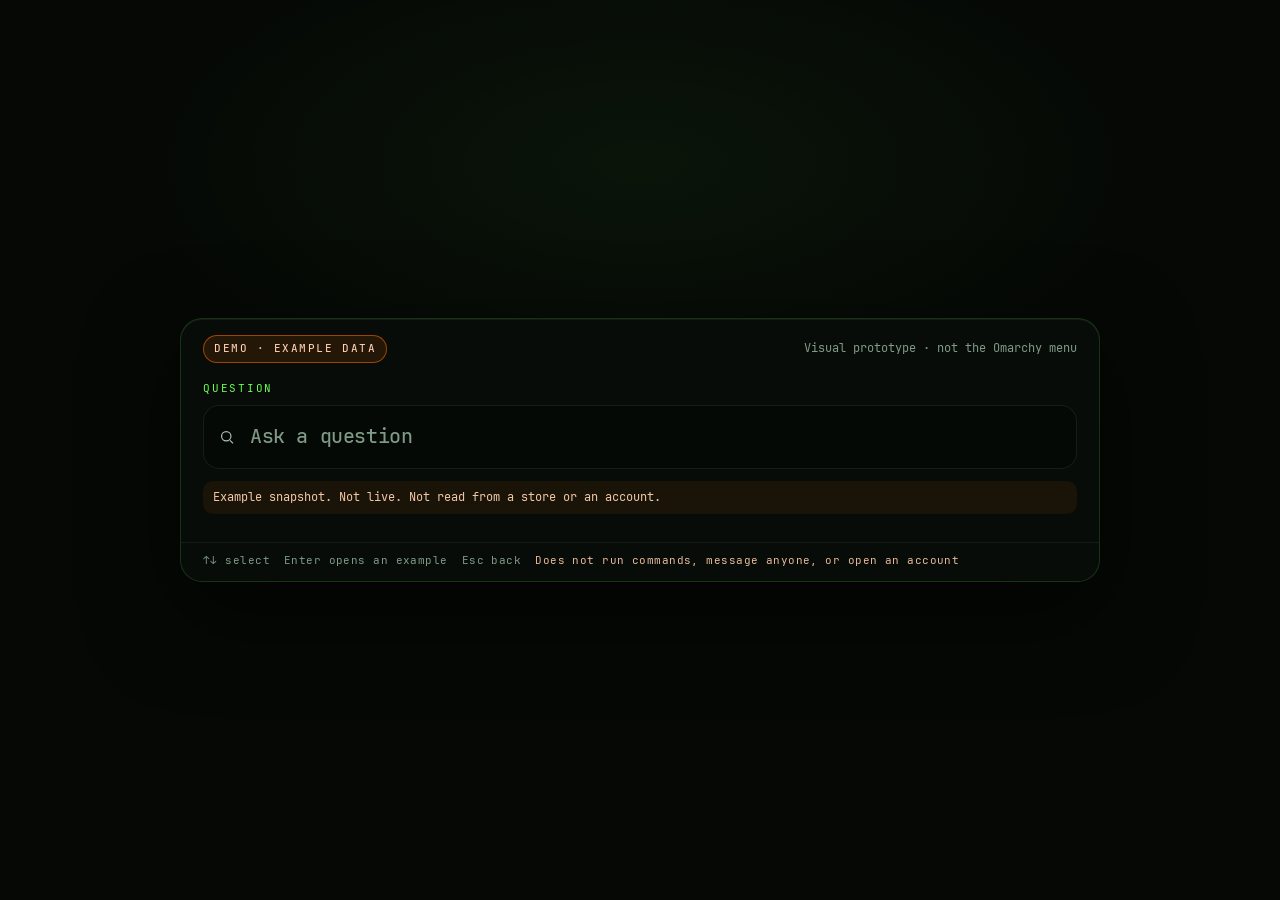
<file: preview/index.html>
<!DOCTYPE html>
<html lang="en">
<head>
  <meta charset="utf-8">
  <meta name="viewport" content="width=device-width, initial-scale=1">
  <title>Omarchy Menu Preview (DEMO)</title>
  <link rel="stylesheet" href="css/app.css">
  <script>
    if (new URLSearchParams(location.search).get("presentation") === "window") {
      document.documentElement.dataset.presentation = "window";
    }
  </script>
  <script src="config/palette.js"></script>
</head>
<body>
  <div class="stage">
    <section class="palette" role="dialog" aria-modal="true" aria-labelledby="demo-pill">
      <header class="top">
        <p id="demo-pill" class="demo-pill">DEMO · example data</p>
        <p class="top-meta">Visual prototype · not the Omarchy menu</p>
      </header>

      <form class="ask" id="ask" autocomplete="off">
        <label for="q">Question</label>
        <div class="field">
          <svg viewBox="0 0 24 24" aria-hidden="true"><circle cx="11" cy="11" r="6.25"></circle><path d="M16 16.5L20 20.5"></path></svg>
          <input id="q" name="q" type="text" spellcheck="false" enterkeyhint="search" placeholder="Ask a question" aria-describedby="stale-home">
        </div>
      </form>

      <p id="stale-home" class="stale" role="status">Example snapshot. Not live. Not read from a store or an account.</p>

      <div class="split" id="split">
        <div class="list-wrap">
          <ul id="results" role="listbox" aria-label="Example results"></ul>
        </div>
        <section id="detail" class="detail" hidden aria-live="polite"></section>
      </div>

      <footer class="foot">
        <span>↑↓ select</span>
        <span>Enter opens an example</span>
        <span>Esc back</span>
        <span class="foot-warn">Does not run commands, message anyone, or open an account</span>
      </footer>
    </section>
  </div>
  <script src="js/app.js"></script>
</body>
</html>
</file>
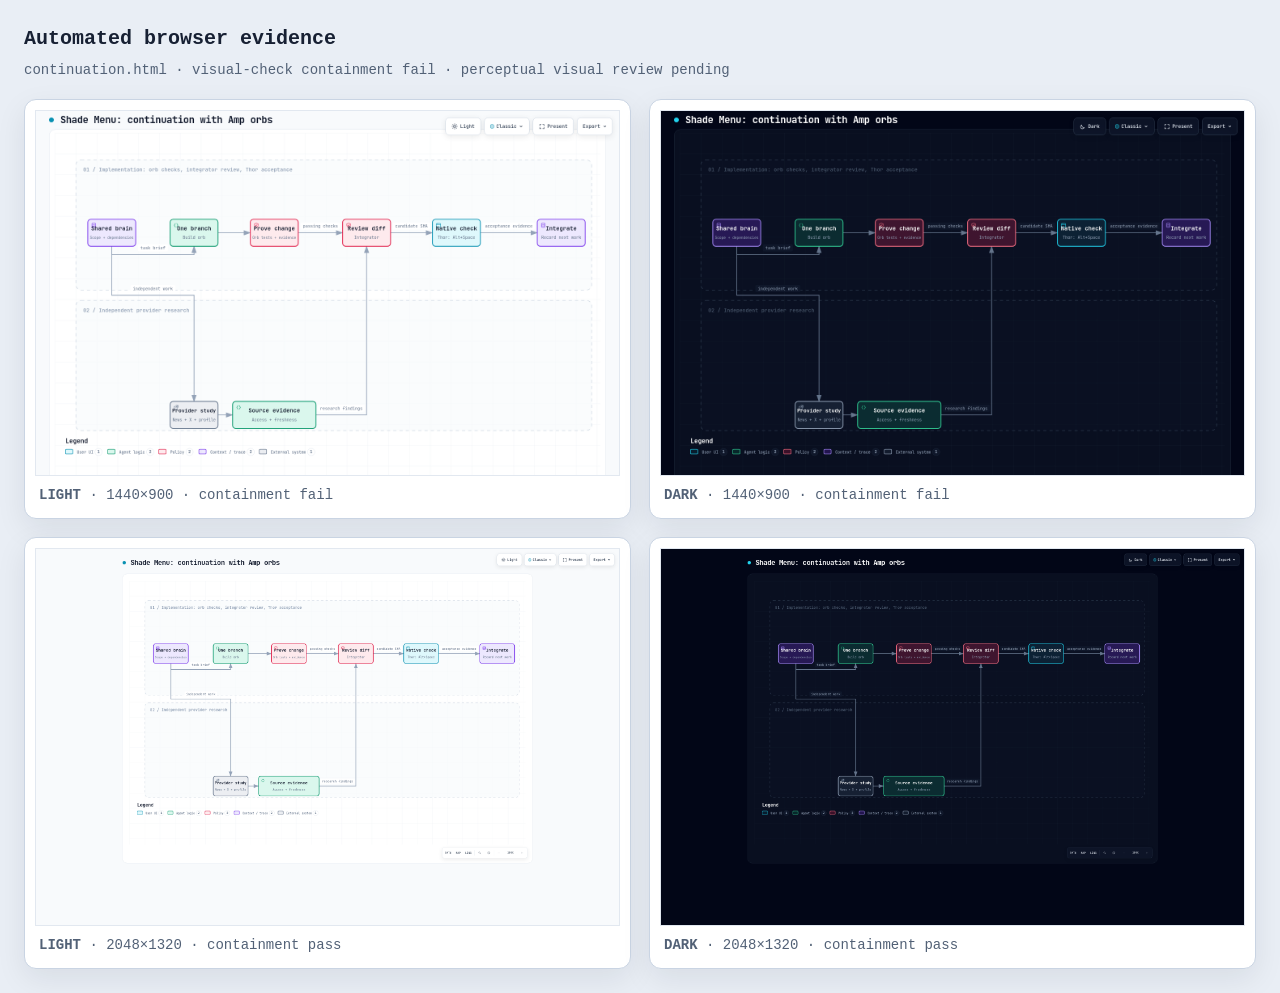
<file: docs/diagrams/continuation.visual-check.html>
<!doctype html>
<html lang="en">
<head>
<meta charset="utf-8">
<meta name="viewport" content="width=device-width,initial-scale=1">
<title>Archify automated browser evidence · continuation.html</title>
<style>
*{box-sizing:border-box}body{margin:0;padding:24px;background:#e9eef5;color:#172033;font:14px/1.5 ui-monospace,SFMono-Regular,Menlo,Consolas,monospace}header{max-width:1500px;margin:0 auto 18px}h1{margin:0 0 6px;font-size:20px}p{margin:0;color:#526176}.grid{max-width:1500px;margin:auto;display:grid;grid-template-columns:repeat(2,minmax(0,1fr));gap:18px}figure{margin:0;padding:10px;background:white;border:1px solid #c9d4e3;border-radius:12px;box-shadow:0 10px 30px rgba(15,23,42,.08)}img{display:block;width:100%;height:auto;border:1px solid #e2e8f0}figcaption{padding:9px 4px 2px;color:#526176}@media(max-width:900px){.grid{grid-template-columns:1fr}}
</style>
</head>
<body>
<header><h1>Automated browser evidence</h1><p>continuation.html · visual-check containment fail · perceptual visual review pending</p></header>
<main class="grid">
      <figure>
        <img src="continuation.visual-check.1440x900.light.png" alt="light 1440 by 900">
        <figcaption><strong>LIGHT</strong> · 1440×900 · containment fail</figcaption>
      </figure>
      <figure>
        <img src="continuation.visual-check.1440x900.dark.png" alt="dark 1440 by 900">
        <figcaption><strong>DARK</strong> · 1440×900 · containment fail</figcaption>
      </figure>
      <figure>
        <img src="continuation.visual-check.2048x1320.light.png" alt="light 2048 by 1320">
        <figcaption><strong>LIGHT</strong> · 2048×1320 · containment pass</figcaption>
      </figure>
      <figure>
        <img src="continuation.visual-check.2048x1320.dark.png" alt="dark 2048 by 1320">
        <figcaption><strong>DARK</strong> · 2048×1320 · containment pass</figcaption>
      </figure>
</main>
</body>
</html>
</file>
<file: preview/css/app.css>
@font-face {
  font-family: "Omarchy Preview Mono";
  src: url("../assets/fonts/JetBrainsMono-Regular.ttf") format("truetype");
  font-weight: 400;
  font-style: normal;
  font-display: swap;
}

@font-face {
  font-family: "Omarchy Preview Mono";
  src: url("../assets/fonts/JetBrainsMono-Medium.ttf") format("truetype");
  font-weight: 500;
  font-style: normal;
  font-display: swap;
}

:root {
  --bg: #050805;
  --fg: #6dff57;
  --accent: #ff6a00;
  --text: #e6f3e2;
  --muted: #a9c2ad;
  --faint: #7f9a86;
  --surface: rgba(8, 14, 9, 0.92);
  --elevated: rgba(14, 24, 16, 0.96);
  --line: rgba(109, 255, 87, 0.16);
  --accent-soft: rgba(255, 106, 0, 0.16);
  --fg-soft: rgba(109, 255, 87, 0.12);
  --scrim: rgba(5, 8, 5, 0.72);
  --shadow: rgba(0, 0, 0, 0.55);
  --font: "JetBrainsMono Nerd Font", "JetBrainsMono NF", "JetBrains Mono", "Omarchy Preview Mono", ui-monospace, monospace;
  --size: 20px;
  --radius: 22px;
  color-scheme: dark;
}

* { box-sizing: border-box; }

html, body {
  margin: 0;
  min-height: 100%;
  background: var(--bg);
  color: var(--text);
  font-family: var(--font);
  font-size: 15px;
  font-weight: 400;
  line-height: 1.45;
}

button, input { font: inherit; color: inherit; }

button {
  background: transparent;
  border: 0;
  padding: 0;
  cursor: pointer;
}

.stage {
  min-height: 100vh;
  display: grid;
  place-items: center;
  padding: 48px 24px;
  background:
    radial-gradient(900px 420px at 50% 18%, rgba(109, 255, 87, 0.05), transparent 60%),
    var(--bg);
}

html[data-presentation="window"] .stage {
  min-height: 100vh;
  padding: 0;
  background: transparent;
}

.palette {
  width: min(920px, 100%);
  max-height: min(760px, calc(100vh - 64px));
  display: flex;
  flex-direction: column;
  border-radius: var(--radius);
  border: 1px solid var(--line);
  background: var(--surface);
  box-shadow: 0 30px 90px var(--shadow), inset 0 1px 0 rgba(230, 243, 226, 0.06);
  overflow: hidden;
  backdrop-filter: blur(22px);
}

html[data-presentation="window"] .palette {
  width: 100%;
  height: 100vh;
  max-height: none;
  border-radius: 0;
  border: 0;
}

.top, .ask, .stale, .foot { padding-left: 22px; padding-right: 22px; }

.top {
  display: flex;
  align-items: center;
  justify-content: space-between;
  gap: 16px;
  padding-top: 16px;
}

.demo-pill {
  margin: 0;
  padding: 5px 10px;
  border-radius: 999px;
  border: 1px solid rgba(255, 106, 0, 0.55);
  background: rgba(255, 106, 0, 0.12);
  color: #ffd2b3;
  font-size: 11px;
  font-weight: 500;
  letter-spacing: 0.14em;
  text-transform: uppercase;
}

.top-meta {
  margin: 0;
  color: var(--faint);
  font-size: 12px;
}

.ask { padding-top: 18px; }

.ask label {
  display: block;
  margin-bottom: 8px;
  color: var(--fg);
  font-size: 11px;
  letter-spacing: 0.16em;
  text-transform: uppercase;
}

.field {
  display: flex;
  align-items: center;
  gap: 12px;
  padding: 0 14px;
  min-height: 64px;
  border-radius: 16px;
  background: rgba(5, 8, 5, 0.55);
  border: 1px solid rgba(230, 243, 226, 0.08);
}

.field:focus-within {
  border-color: rgba(255, 106, 0, 0.65);
  box-shadow: 0 0 0 4px rgba(255, 106, 0, 0.12);
}

.field svg {
  width: 18px;
  height: 18px;
  stroke: var(--muted);
  fill: none;
  stroke-width: 1.6;
  flex: none;
}

.field input {
  width: 100%;
  border: 0;
  outline: 0;
  background: transparent;
  font-size: var(--size);
  font-weight: 500;
  letter-spacing: -0.02em;
}

.field input::placeholder { color: var(--faint); }

.stale {
  margin: 12px 22px 0;
  padding: 8px 10px;
  border-radius: 10px;
  background: rgba(255, 106, 0, 0.08);
  color: #f0c7a8;
  font-size: 12px;
}

.split {
  display: grid;
  grid-template-columns: 1fr;
  min-height: 0;
  margin-top: 12px;
  flex: 1;
}

.split.has-detail {
  grid-template-columns: minmax(260px, 0.9fr) minmax(300px, 1.15fr);
}

.list-wrap, .detail { min-height: 0; overflow: auto; }

.list-wrap { padding: 6px 10px 10px; }

#results { list-style: none; margin: 0; padding: 0; }

.result {
  width: 100%;
  display: grid;
  grid-template-columns: 28px 1fr auto;
  gap: 12px;
  align-items: center;
  text-align: left;
  padding: 11px 12px;
  border-radius: 14px;
  color: var(--text);
}

.result svg {
  width: 18px;
  height: 18px;
  stroke: var(--muted);
  fill: none;
  stroke-width: 1.6;
}

.result .title { display: block; font-size: 15px; }
.result .hint { display: block; margin-top: 2px; color: var(--faint); font-size: 12px; }

.kind {
  color: var(--muted);
  font-size: 10px;
  letter-spacing: 0.12em;
  text-transform: uppercase;
}

.result[aria-selected="true"] {
  background: var(--accent-soft);
  box-shadow: inset 2px 0 0 var(--accent);
}

.result[aria-selected="true"] svg { stroke: #ffb27a; }

.empty {
  margin: 12px;
  color: var(--muted);
  font-size: 14px;
}

.detail {
  margin: 0 12px 12px 0;
  padding: 16px 16px 18px;
  border-radius: 16px;
  background: var(--elevated);
  border: 1px solid rgba(230, 243, 226, 0.06);
}

.split:not(.has-detail) .detail { display: none; }

.detail h2 {
  margin: 0 0 4px;
  font-size: 18px;
  font-weight: 500;
  letter-spacing: -0.03em;
}

.kicker {
  margin: 0 0 12px;
  color: var(--fg);
  font-size: 11px;
  letter-spacing: 0.14em;
  text-transform: uppercase;
}

.identity {
  display: inline-flex;
  align-items: center;
  gap: 8px;
  margin-bottom: 12px;
  padding: 4px 8px;
  border-radius: 999px;
  background: var(--fg-soft);
  color: var(--text);
  font-size: 11px;
  letter-spacing: 0.08em;
  text-transform: uppercase;
}

.identity.human { background: rgba(230, 243, 226, 0.08); color: var(--muted); }

.banner {
  margin: 0 0 14px;
  padding: 10px 12px;
  border-radius: 12px;
  background: rgba(255, 106, 0, 0.1);
  color: #ffd7bf;
  font-size: 13px;
}

.answer { margin: 0 0 14px; color: var(--text); }

.items { list-style: none; margin: 0 0 12px; padding: 0; }

.items li {
  display: grid;
  grid-template-columns: 22px 1fr;
  gap: 8px;
  align-items: center;
  margin-bottom: 8px;
}

.items input[type="text"] {
  width: 100%;
  padding: 8px 10px;
  border-radius: 10px;
  border: 1px solid rgba(230, 243, 226, 0.1);
  background: rgba(5, 8, 5, 0.45);
  outline: none;
}

.items input[type="text"]:focus { border-color: rgba(255, 106, 0, 0.7); }

.row-actions, .resources { display: flex; flex-wrap: wrap; gap: 8px; }

.chip, .resource {
  padding: 7px 10px;
  border-radius: 999px;
  border: 1px solid var(--line);
  color: var(--muted);
  font-size: 12px;
}

.chip:hover, .resource:hover, .resource[aria-expanded="true"] {
  color: var(--text);
  border-color: rgba(255, 106, 0, 0.5);
}

.budget {
  margin: 14px 0;
  padding: 12px;
  border-radius: 12px;
  background: rgba(5, 8, 5, 0.4);
}

.budget strong { display: block; font-weight: 500; color: var(--text); }
.budget span { color: var(--muted); font-size: 13px; }

.note {
  margin: 8px 0 0;
  color: var(--muted);
  font-size: 13px;
}

.thread { display: flex; flex-direction: column; gap: 8px; margin-bottom: 12px; }

.bubble {
  max-width: 95%;
  padding: 10px 12px;
  border-radius: 14px;
  background: rgba(5, 8, 5, 0.45);
}

.bubble.you { align-self: flex-end; background: var(--accent-soft); }

.bubble .who { display: block; margin-bottom: 4px; color: var(--faint); font-size: 10px; letter-spacing: 0.12em; text-transform: uppercase; }

.composer { display: flex; gap: 8px; }

.composer input {
  flex: 1;
  padding: 10px 12px;
  border-radius: 12px;
  border: 1px solid rgba(230, 243, 226, 0.1);
  background: rgba(5, 8, 5, 0.45);
  outline: none;
}

.composer button, .back {
  padding: 8px 12px;
  border-radius: 12px;
  background: rgba(255, 106, 0, 0.16);
  color: #ffd2b3;
}

.inbox-row {
  width: 100%;
  display: flex;
  justify-content: space-between;
  gap: 12px;
  padding: 10px 0;
  border-bottom: 1px solid rgba(230, 243, 226, 0.06);
  text-align: left;
}

.cards { display: flex; flex-direction: column; gap: 8px; }

.card {
  padding: 10px 12px;
  border-radius: 12px;
  background: rgba(5, 8, 5, 0.4);
}

.card b { display: block; font-weight: 500; margin-bottom: 4px; }
.card span { color: var(--muted); font-size: 13px; }

.foot {
  display: flex;
  flex-wrap: wrap;
  gap: 10px 14px;
  padding-top: 10px;
  padding-bottom: 12px;
  border-top: 1px solid rgba(230, 243, 226, 0.06);
  color: var(--faint);
  font-size: 11px;
  letter-spacing: 0.04em;
}

.foot-warn { color: #e7b89a; }

@media (max-width: 800px) {
  .split.has-detail { grid-template-columns: 1fr; }
  .detail { margin: 0 12px 12px; }
  .stage { padding: 16px; }
}
</file>
